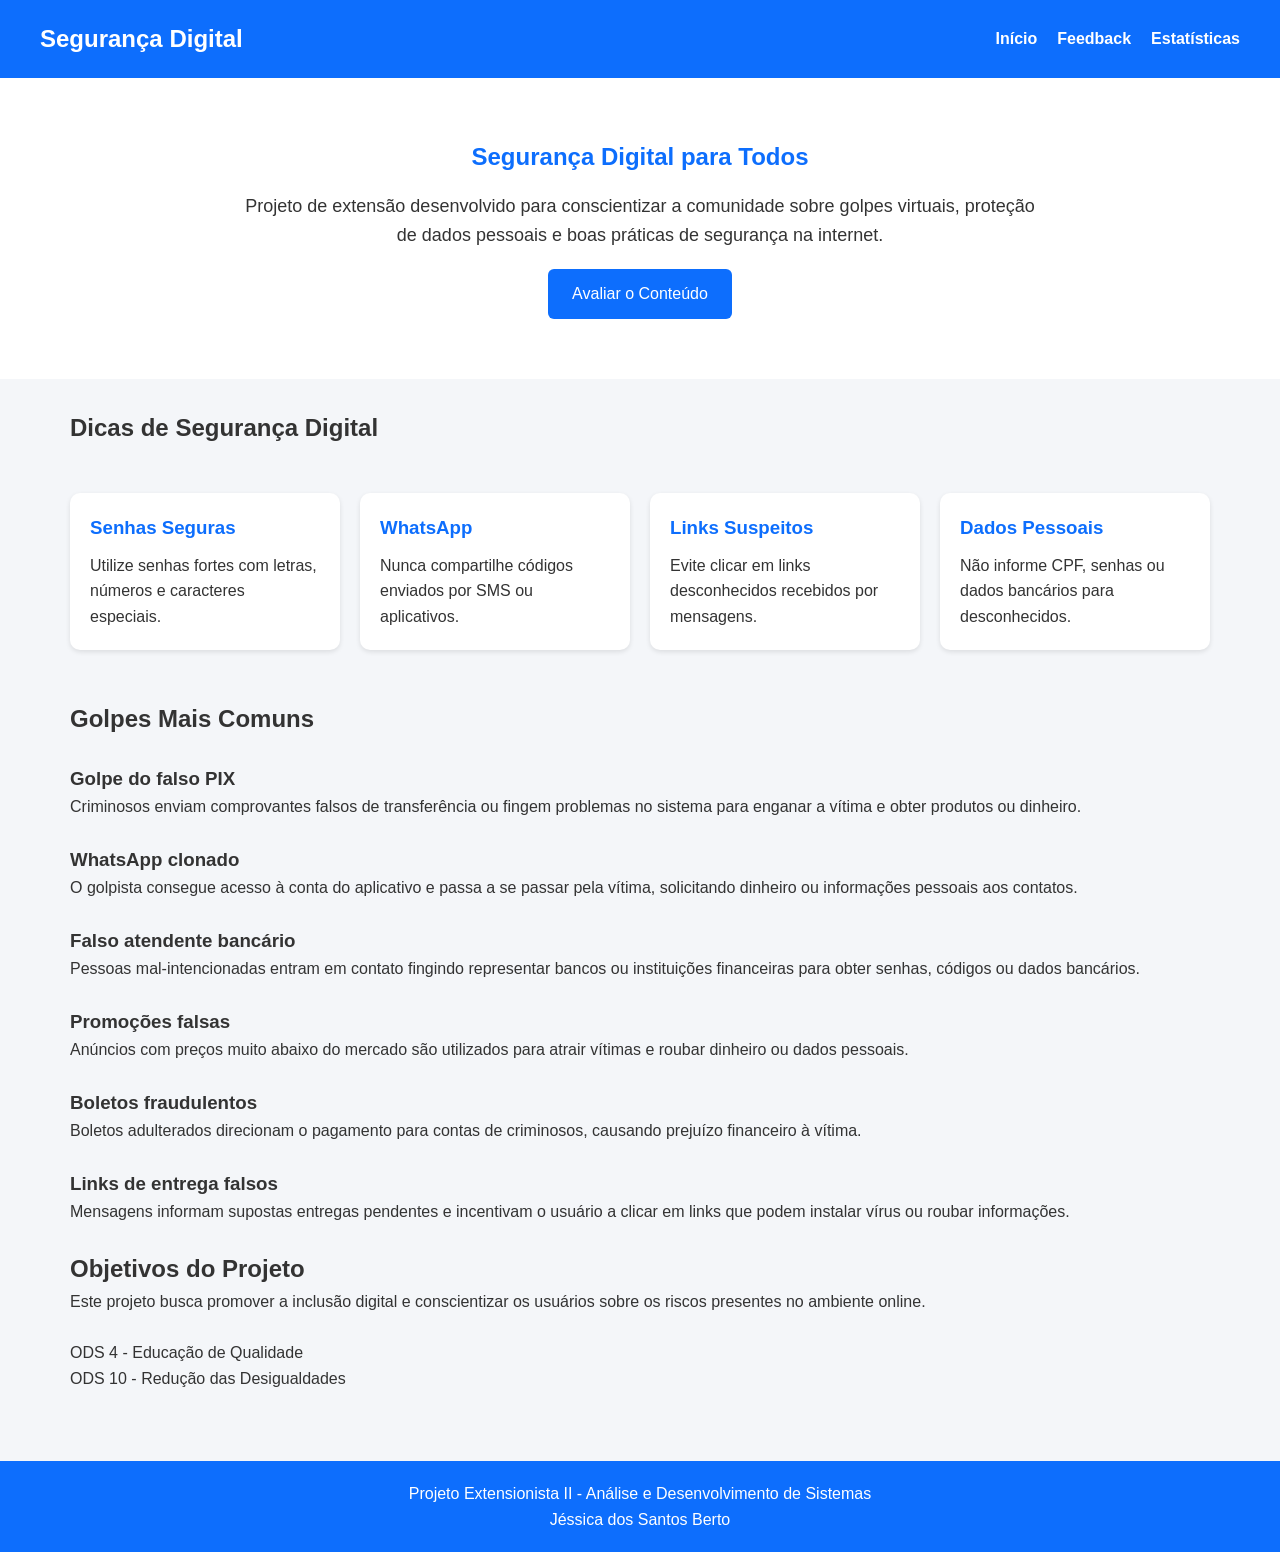
<file: index.html>
<!DOCTYPE html>
<html lang="pt-BR">
<head>
<meta charset="UTF-8">
<meta name="viewport" content="width=device-width, initial-scale=1.0">

<title>Segurança Digital para Todos</title>

<link rel="stylesheet" href="css/style.css">
</head>

<body>

<header>

<nav>

<h2>Segurança Digital</h2>

<ul>
<li><a href="index.html">Início</a></li>
<li><a href="feedback.html">Feedback</a></li>
<li><a href="estatisticas.html">Estatísticas</a></li>
</ul>

</nav>

</header>

<section class="hero">

<h1>Segurança Digital para Todos</h1>

<p>
Projeto de extensão desenvolvido para conscientizar a comunidade sobre golpes virtuais, proteção de dados pessoais e boas práticas de segurança na internet.
</p>

<a class="botao" href="feedback.html">
Avaliar o Conteúdo
</a>

</section>

<div class="container">

<h2>Dicas de Segurança Digital</h2>

<br>

<div class="cards">

<div class="card">
<h3>Senhas Seguras</h3>
<p>
Utilize senhas fortes com letras, números e caracteres especiais.
</p>
</div>

<div class="card">
<h3>WhatsApp</h3>
<p>
Nunca compartilhe códigos enviados por SMS ou aplicativos.
</p>
</div>

<div class="card">
<h3>Links Suspeitos</h3>
<p>
Evite clicar em links desconhecidos recebidos por mensagens.
</p>
</div>

<div class="card">
<h3>Dados Pessoais</h3>
<p>
Não informe CPF, senhas ou dados bancários para desconhecidos.
</p>
</div>

</div>

<div class="ods">
    <h2>Golpes Mais Comuns</h2><br>

    <h3>Golpe do falso PIX</h3>
    <p>
        Criminosos enviam comprovantes falsos de transferência ou fingem
        problemas no sistema para enganar a vítima e obter produtos ou dinheiro.
    </p><br>

    <h3>WhatsApp clonado</h3>
    <p>
        O golpista consegue acesso à conta do aplicativo e passa a se passar
        pela vítima, solicitando dinheiro ou informações pessoais aos contatos.
    </p><br>

    <h3>Falso atendente bancário</h3>
    <p>
        Pessoas mal-intencionadas entram em contato fingindo representar bancos
        ou instituições financeiras para obter senhas, códigos ou dados bancários.
    </p><br>

    <h3>Promoções falsas</h3>
    <p>
        Anúncios com preços muito abaixo do mercado são utilizados para atrair
        vítimas e roubar dinheiro ou dados pessoais.
    </p><br>

    <h3>Boletos fraudulentos</h3>
    <p>
        Boletos adulterados direcionam o pagamento para contas de criminosos,
        causando prejuízo financeiro à vítima.
    </p><br>

    <h3>Links de entrega falsos</h3>
    <p>
        Mensagens informam supostas entregas pendentes e incentivam o usuário
        a clicar em links que podem instalar vírus ou roubar informações.
    </p><br>
</div>


<h2>Objetivos do Projeto</h2>

<p>
Este projeto busca promover a inclusão digital e conscientizar os usuários sobre os riscos presentes no ambiente online.
</p>

<br>

<p>
ODS 4 - Educação de Qualidade
</p>

<p>
ODS 10 - Redução das Desigualdades
</p>

</div>

</div>

<footer>

<p>
Projeto Extensionista II - Análise e Desenvolvimento de Sistemas
</p>

<p>
Jéssica dos Santos Berto
</p>

</footer>

</body>
</html>
</file>
<file: css/style.css>
*{
    margin:0;
    padding:0;
    box-sizing:border-box;
    font-family:Arial, Helvetica, sans-serif;
}

body{
    background:#f4f6f9;
    color:#333;
    line-height:1.6;
}

/* MENU */

header{
    background:#0d6efd;
    color:white;
    padding:20px;
}

nav{
    max-width:1200px;
    margin:auto;
    display:flex;
    justify-content:space-between;
    align-items:center;
}

nav h2{
    font-size:24px;
}

nav ul{
    list-style:none;
    display:flex;
    gap:20px;
}

nav a{
    color:white;
    text-decoration:none;
    font-weight:bold;
}

nav a:hover{
    text-decoration:underline;
}

/* HERO */

.hero{
    text-align:center;
    background:white;
    padding:60px 20px;
}

.hero h1{
    color:#0d6efd;
    margin-bottom:15px;
}

.hero p{
    max-width:800px;
    margin:auto;
    font-size:18px;
}

.botao{
    display:inline-block;
    margin-top:20px;
    background:#0d6efd;
    color:white;
    padding:12px 24px;
    border-radius:6px;
    text-decoration:none;
    transition:0.3s;
}

.botao:hover{
    background:#084298;
}

/* CONTAINER */

.container{
    max-width:1200px;
    margin:auto;
    padding:30px;
}

/* CARDS */

.cards{
    display:grid;
    grid-template-columns:repeat(auto-fit,minmax(250px,1fr));
    gap:20px;
    margin-top:20px;
}

.card{
    background:white;
    padding:20px;
    border-radius:10px;
    box-shadow:0 2px 5px rgba(0,0,0,0.1);
}

.card h3{
    color:#0d6efd;
    margin-bottom:10px;
}

/* SEÇÕES */

.section{
    background:white;
    padding:30px;
    margin-top:30px;
    border-radius:10px;
    box-shadow:0 2px 5px rgba(0,0,0,0.1);
}

.section h2{
    color:#0d6efd;
    margin-bottom:15px;
}

/* FORMULÁRIO */

.form-container{
    max-width:700px;
    margin:40px auto;
    background:white;
    padding:30px;
    border-radius:10px;
    box-shadow:0 2px 8px rgba(0,0,0,0.1);
}

form{
    display:flex;
    flex-direction:column;
}

label{
    margin-bottom:5px;
    font-weight:bold;
}

input,
select,
textarea{
    padding:12px;
    margin-bottom:15px;
    border:1px solid #ccc;
    border-radius:6px;
    font-size:16px;
}

button{
    background:#0d6efd;
    color:white;
    border:none;
    padding:14px;
    border-radius:6px;
    cursor:pointer;
    font-size:16px;
}

button:hover{
    background:#084298;
}

/* DASHBOARD */

.dashboard{
    display:grid;
    grid-template-columns:repeat(auto-fit,minmax(220px,1fr));
    gap:20px;
    margin:30px 0;
}

.info{
    background:white;
    border-radius:10px;
    padding:20px;
    text-align:center;
    box-shadow:0 2px 5px rgba(0,0,0,0.1);
}

.info h2{
    font-size:32px;
    color:#0d6efd;
}

/* TABELA */

table{
    width:100%;
    border-collapse:collapse;
    background:white;
}

table th{
    background:#0d6efd;
    color:white;
    padding:12px;
}

table td{
    padding:10px;
    border:1px solid #ddd;
}

table tr:nth-child(even){
    background:#f7f7f7;
}

/* GRÁFICO */

canvas{
    width:100% !important;
    max-height:400px;
}

/* FOOTER */

footer{
    background:#0d6efd;
    color:white;
    text-align:center;
    padding:20px;
    margin-top:40px;
}

.ods {
     margin-top: 50px;
    }

/* RESPONSIVO */

@media(max-width:768px){

    nav{
        flex-direction:column;
        gap:15px;
    }

    nav ul{
        flex-direction:column;
        text-align:center;
    }

    .hero h1{
        font-size:28px;
    }
}
</file>
